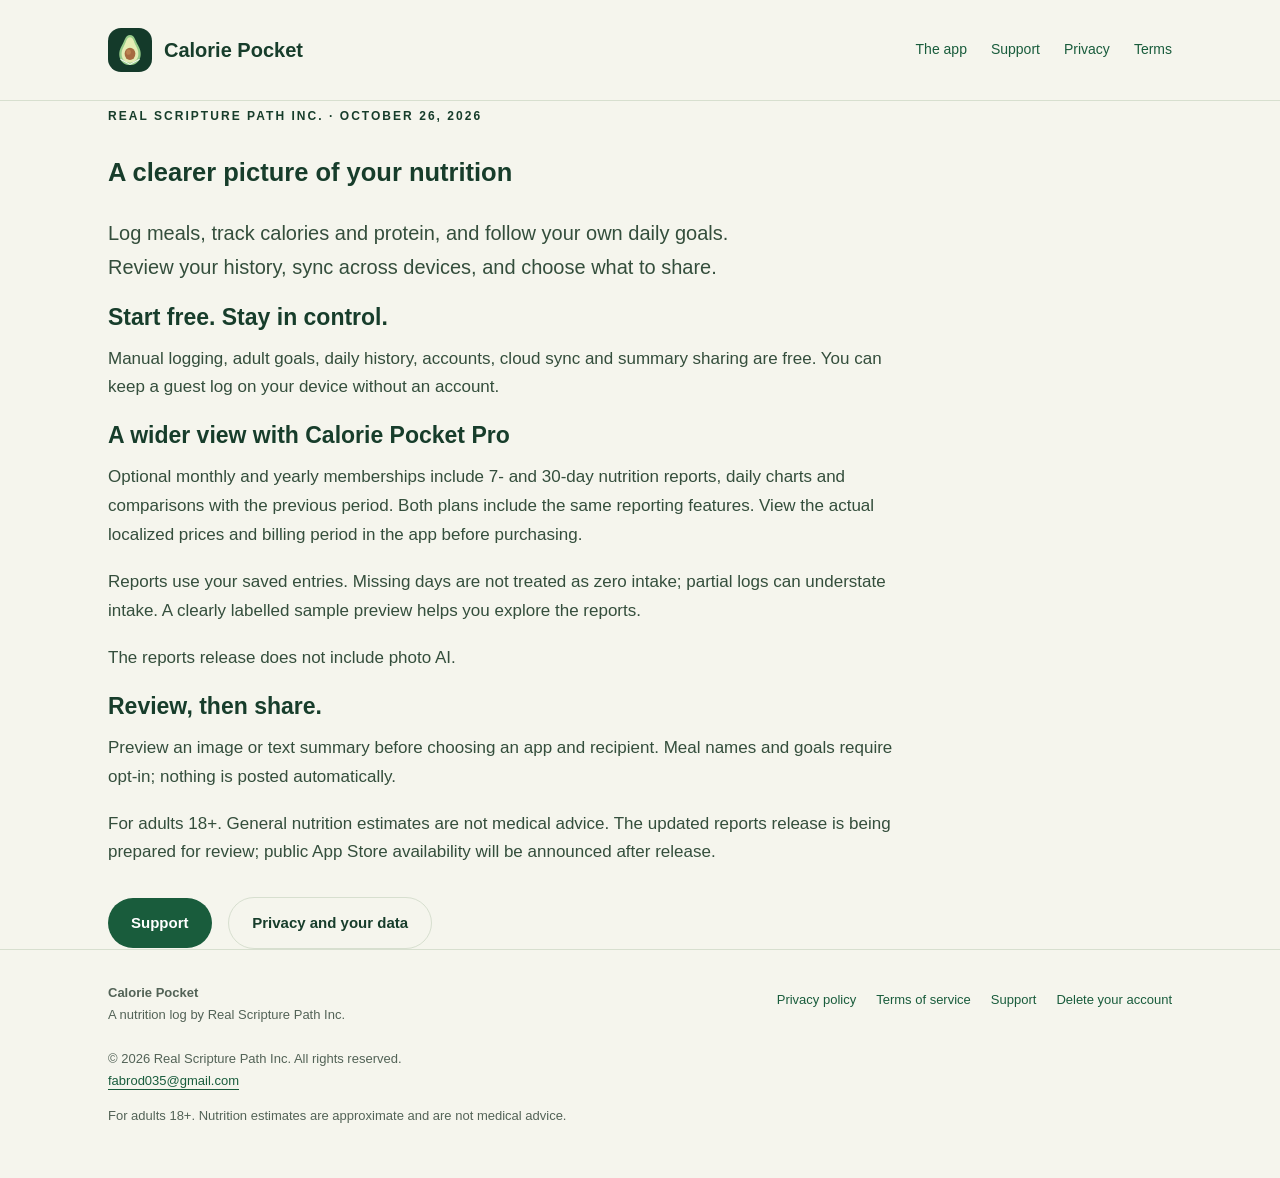
<file: index.html>
<!doctype html>
<html lang="en"><head><meta charset="utf-8"><meta name="viewport" content="width=device-width, initial-scale=1"><title>A clearer picture of your nutrition — Calorie Pocket</title><meta name="description" content="Support for Calorie Pocket accounts, meal logs, subscriptions, and photo estimates."><meta name="theme-color" content="#173d2b"><meta name="color-scheme" content="light"><link rel="icon" href="mark.svg" type="image/svg+xml"><link rel="stylesheet" href="styles.css"></head>
<body><a class="skip" href="#main">Skip to content</a><header><div class="wrap header"><a class="brand" href="index.html"><img src="mark.svg" width="44" height="44" alt="">Calorie Pocket</a><nav aria-label="Main navigation"><a href="index.html">The app</a><a href="support.html">Support</a><a href="privacy.html">Privacy</a><a href="terms.html">Terms</a></nav></div></header><main id="main" class="wrap"><article class="prose"><span class="eyebrow">Real Scripture Path Inc. · October 26, 2026</span><h1>A clearer picture of your nutrition</h1><p class="intro">Log meals, track calories and protein, and follow your own daily goals. Review your history, sync across devices, and choose what to share.</p><section><h2>Start free. Stay in control.</h2><p>Manual logging, adult goals, daily history, accounts, cloud sync and summary sharing are free. You can keep a guest log on your device without an account.</p></section><section><h2>A wider view with Calorie Pocket Pro</h2><p>Optional monthly and yearly memberships include 7- and 30-day nutrition reports, daily charts and comparisons with the previous period. Both plans include the same reporting features. View the actual localized prices and billing period in the app before purchasing.</p><p>Reports use your saved entries. Missing days are not treated as zero intake; partial logs can understate intake. A clearly labelled sample preview helps you explore the reports.</p><p>The reports release does not include photo AI.</p></section><section><h2>Review, then share.</h2><p>Preview an image or text summary before choosing an app and recipient. Meal names and goals require opt-in; nothing is posted automatically.</p></section><p>For adults 18+. General nutrition estimates are not medical advice. The updated reports release is being prepared for review; public App Store availability will be announced after release.</p><a class="button" href="support.html">Support</a> <a class="button outline" href="privacy.html">Privacy and your data</a></article></main><footer><div class="wrap"><div class="footer-top"><p><strong>Calorie Pocket</strong><br>A nutrition log by Real Scripture Path Inc.</p><nav aria-label="Footer navigation"><a href="privacy.html">Privacy policy</a><a href="terms.html">Terms of service</a><a href="support.html">Support</a><a href="delete-account.html">Delete your account</a></nav></div><p>© 2026 Real Scripture Path Inc. All rights reserved.<br><a href="mailto:fabrod035@gmail.com">fabrod035@gmail.com</a></p><p class="fine">For adults 18+. Nutrition estimates are approximate and are not medical advice.</p></div></footer></body></html>
</file>
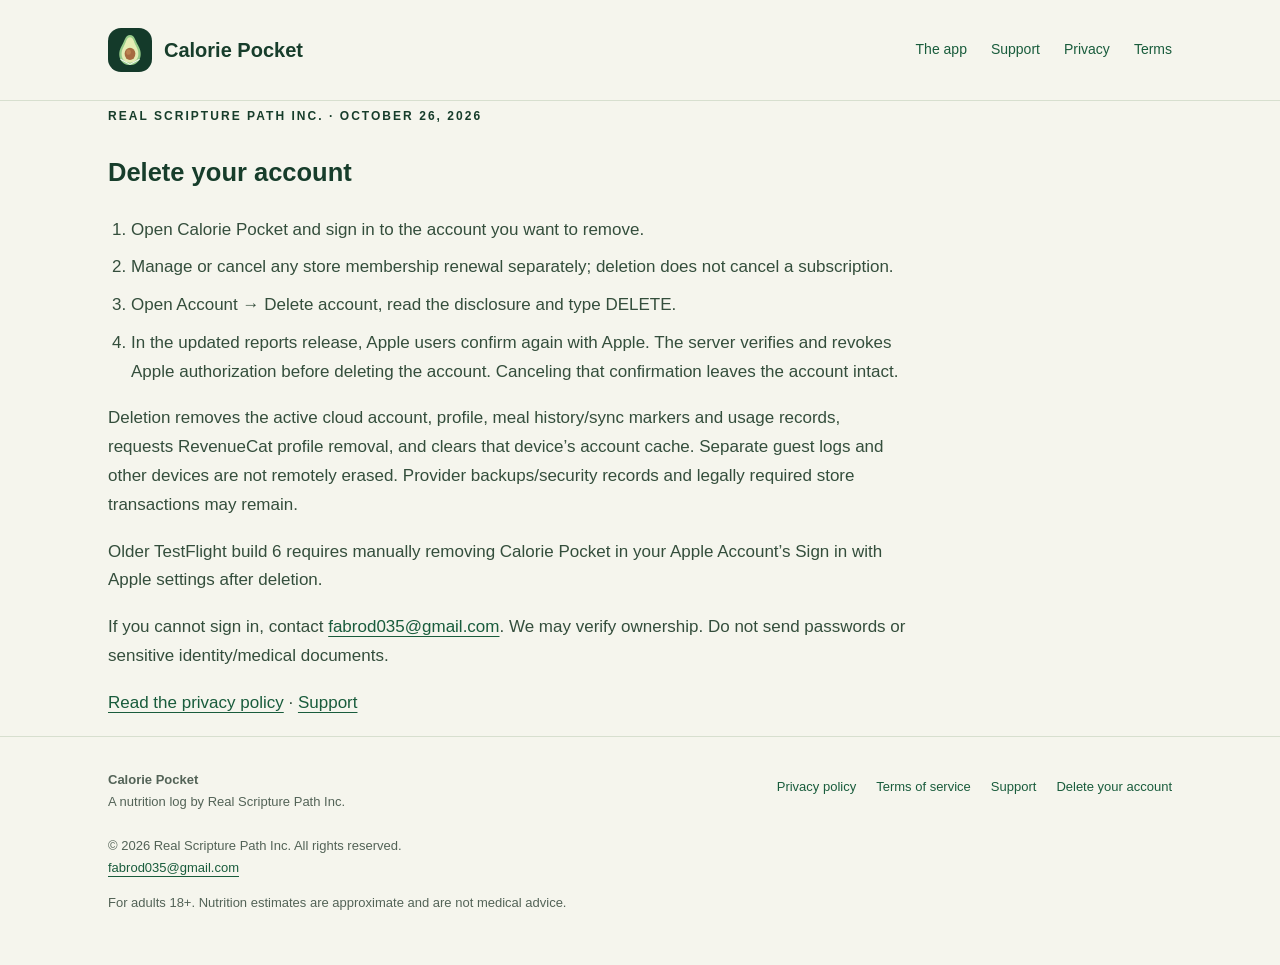
<file: delete-account.html>
<!doctype html>
<html lang="en"><head><meta charset="utf-8"><meta name="viewport" content="width=device-width, initial-scale=1"><title>Delete your account — Calorie Pocket</title><meta name="description" content="Support for Calorie Pocket accounts, meal logs, subscriptions, and photo estimates."><meta name="theme-color" content="#173d2b"><meta name="color-scheme" content="light"><link rel="icon" href="mark.svg" type="image/svg+xml"><link rel="stylesheet" href="styles.css"></head>
<body><a class="skip" href="#main">Skip to content</a><header><div class="wrap header"><a class="brand" href="index.html"><img src="mark.svg" width="44" height="44" alt="">Calorie Pocket</a><nav aria-label="Main navigation"><a href="index.html">The app</a><a href="support.html">Support</a><a href="privacy.html">Privacy</a><a href="terms.html">Terms</a></nav></div></header><main id="main" class="wrap"><article class="prose"><span class="eyebrow">Real Scripture Path Inc. · October 26, 2026</span><h1>Delete your account</h1><ol><li>Open Calorie Pocket and sign in to the account you want to remove.</li><li>Manage or cancel any store membership renewal separately; deletion does not cancel a subscription.</li><li>Open Account → Delete account, read the disclosure and type DELETE.</li><li>In the updated reports release, Apple users confirm again with Apple. The server verifies and revokes Apple authorization before deleting the account. Canceling that confirmation leaves the account intact.</li></ol><p>Deletion removes the active cloud account, profile, meal history/sync markers and usage records, requests RevenueCat profile removal, and clears that device’s account cache. Separate guest logs and other devices are not remotely erased. Provider backups/security records and legally required store transactions may remain.</p><p>Older TestFlight build 6 requires manually removing Calorie Pocket in your Apple Account’s Sign in with Apple settings after deletion.</p><p>If you cannot sign in, contact <a href="mailto:fabrod035@gmail.com?subject=Calorie%20Pocket%20account%20deletion">fabrod035@gmail.com</a>. We may verify ownership. Do not send passwords or sensitive identity/medical documents.</p><p><a href="privacy.html">Read the privacy policy</a> · <a href="support.html">Support</a></p></article></main><footer><div class="wrap"><div class="footer-top"><p><strong>Calorie Pocket</strong><br>A nutrition log by Real Scripture Path Inc.</p><nav aria-label="Footer navigation"><a href="privacy.html">Privacy policy</a><a href="terms.html">Terms of service</a><a href="support.html">Support</a><a href="delete-account.html">Delete your account</a></nav></div><p>© 2026 Real Scripture Path Inc. All rights reserved.<br><a href="mailto:fabrod035@gmail.com">fabrod035@gmail.com</a></p><p class="fine">For adults 18+. Nutrition estimates are approximate and are not medical advice.</p></div></footer></body></html>
</file>
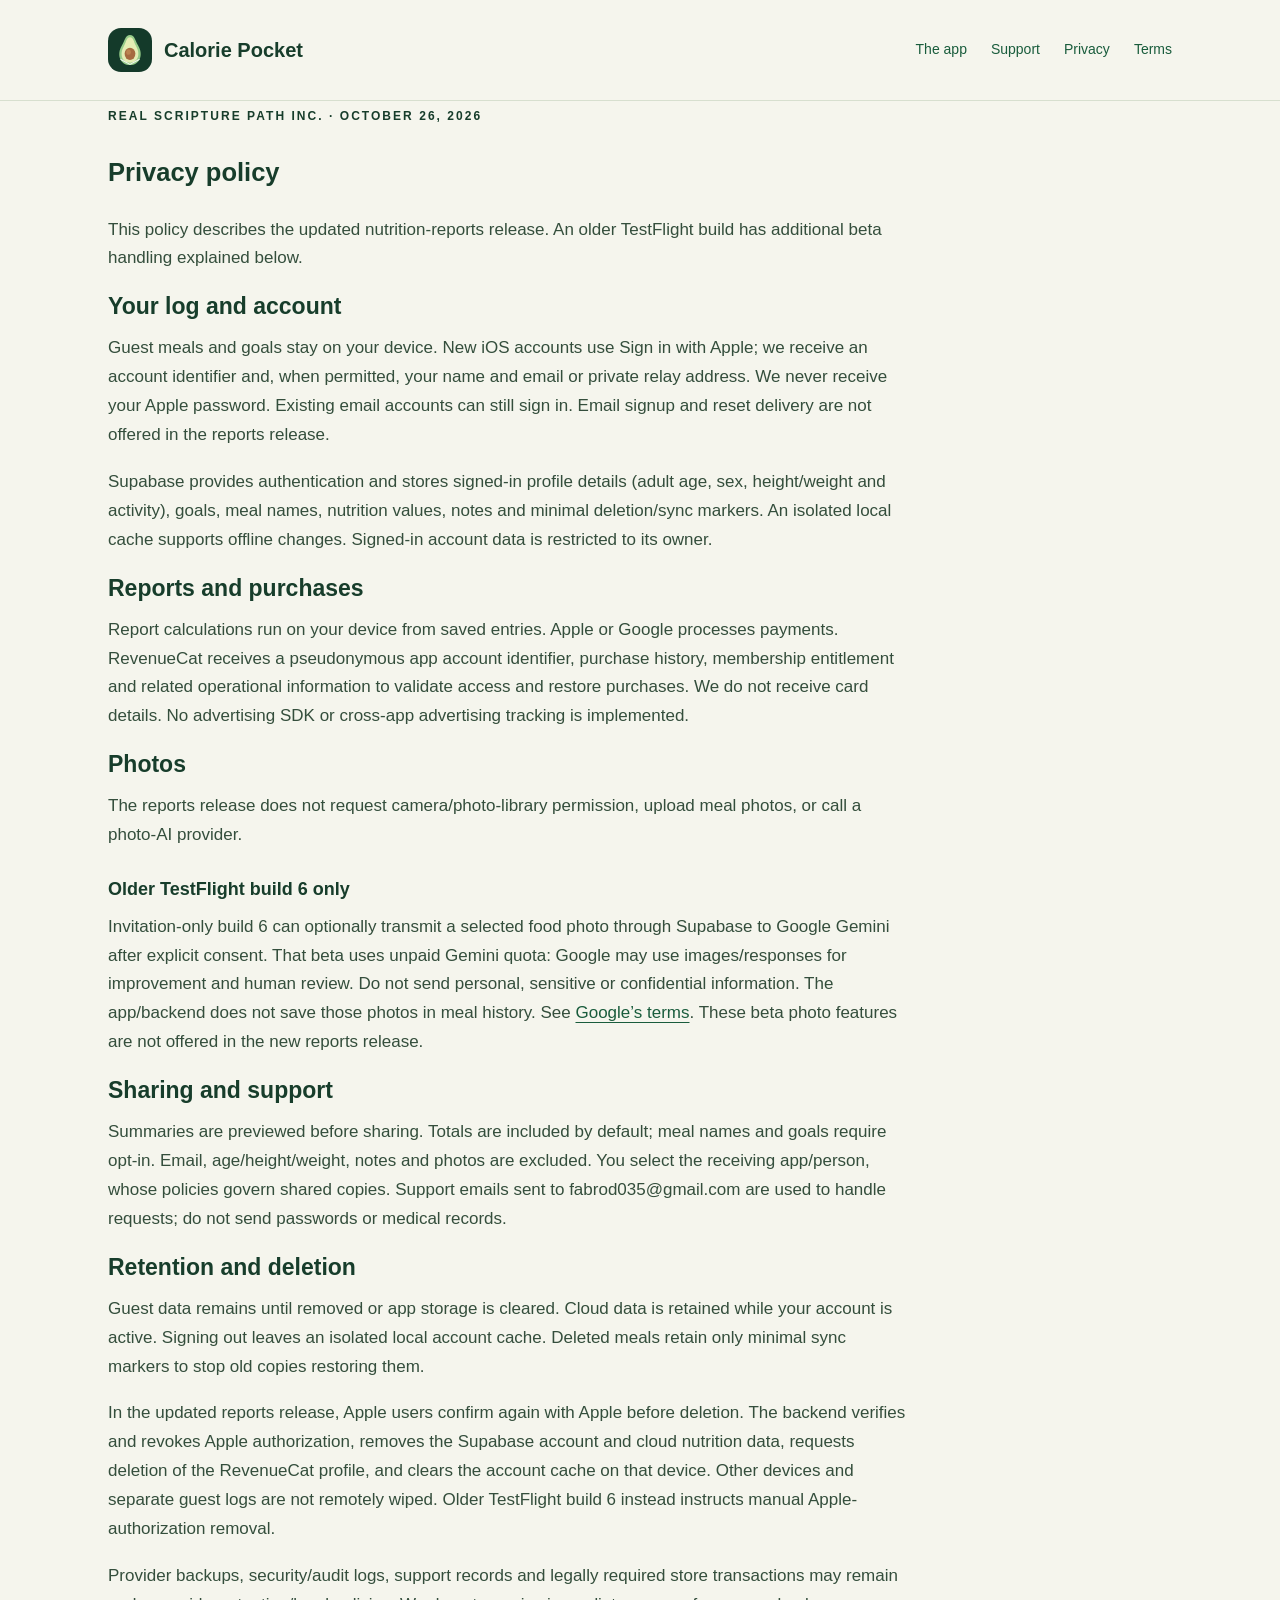
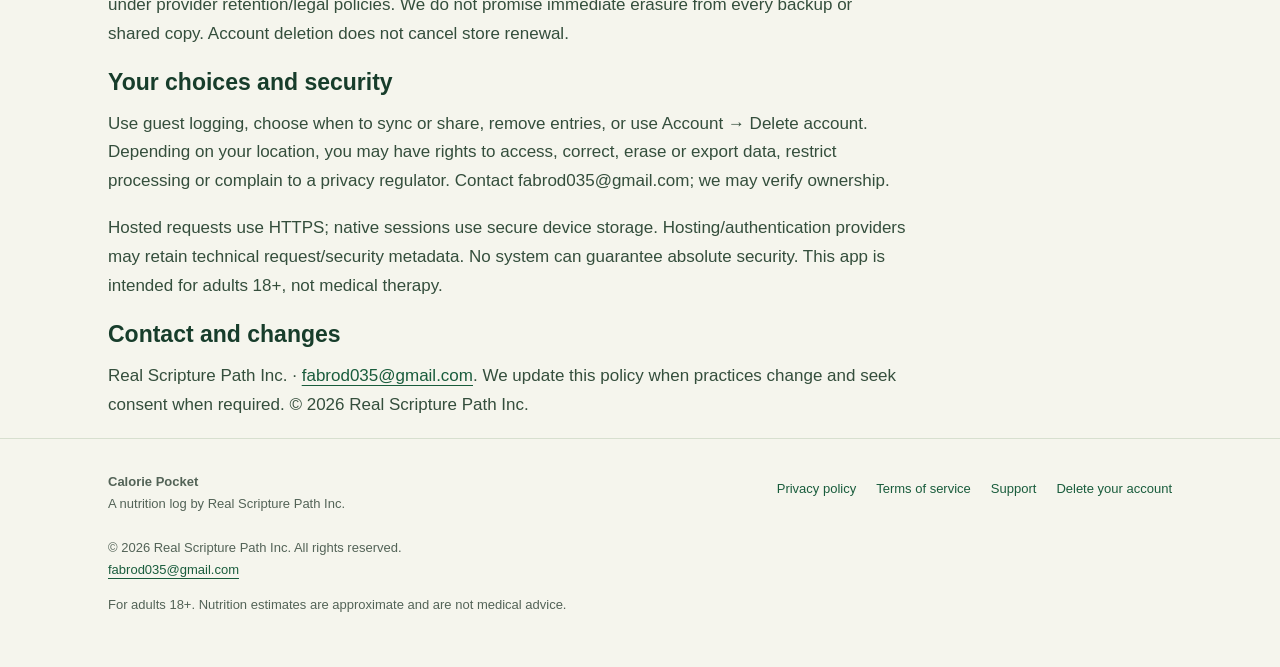
<file: privacy.html>
<!doctype html>
<html lang="en"><head><meta charset="utf-8"><meta name="viewport" content="width=device-width, initial-scale=1"><title>Privacy policy — Calorie Pocket</title><meta name="description" content="Support for Calorie Pocket accounts, meal logs, subscriptions, and photo estimates."><meta name="theme-color" content="#173d2b"><meta name="color-scheme" content="light"><link rel="icon" href="mark.svg" type="image/svg+xml"><link rel="stylesheet" href="styles.css"></head>
<body><a class="skip" href="#main">Skip to content</a><header><div class="wrap header"><a class="brand" href="index.html"><img src="mark.svg" width="44" height="44" alt="">Calorie Pocket</a><nav aria-label="Main navigation"><a href="index.html">The app</a><a href="support.html">Support</a><a href="privacy.html">Privacy</a><a href="terms.html">Terms</a></nav></div></header><main id="main" class="wrap"><article class="prose"><span class="eyebrow">Real Scripture Path Inc. · October 26, 2026</span><h1>Privacy policy</h1><p>This policy describes the updated nutrition-reports release. An older TestFlight build has additional beta handling explained below.</p><section><h2>Your log and account</h2><p>Guest meals and goals stay on your device. New iOS accounts use Sign in with Apple; we receive an account identifier and, when permitted, your name and email or private relay address. We never receive your Apple password. Existing email accounts can still sign in. Email signup and reset delivery are not offered in the reports release.</p><p>Supabase provides authentication and stores signed-in profile details (adult age, sex, height/weight and activity), goals, meal names, nutrition values, notes and minimal deletion/sync markers. An isolated local cache supports offline changes. Signed-in account data is restricted to its owner.</p></section><section><h2>Reports and purchases</h2><p>Report calculations run on your device from saved entries. Apple or Google processes payments. RevenueCat receives a pseudonymous app account identifier, purchase history, membership entitlement and related operational information to validate access and restore purchases. We do not receive card details. No advertising SDK or cross-app advertising tracking is implemented.</p></section><section><h2>Photos</h2><p>The reports release does not request camera/photo-library permission, upload meal photos, or call a photo-AI provider.</p><h3>Older TestFlight build 6 only</h3><p>Invitation-only build 6 can optionally transmit a selected food photo through Supabase to Google Gemini after explicit consent. That beta uses unpaid Gemini quota: Google may use images/responses for improvement and human review. Do not send personal, sensitive or confidential information. The app/backend does not save those photos in meal history. See <a href="https://ai.google.dev/gemini-api/terms">Google’s terms</a>. These beta photo features are not offered in the new reports release.</p></section><section><h2>Sharing and support</h2><p>Summaries are previewed before sharing. Totals are included by default; meal names and goals require opt-in. Email, age/height/weight, notes and photos are excluded. You select the receiving app/person, whose policies govern shared copies. Support emails sent to fabrod035@gmail.com are used to handle requests; do not send passwords or medical records.</p></section><section><h2>Retention and deletion</h2><p>Guest data remains until removed or app storage is cleared. Cloud data is retained while your account is active. Signing out leaves an isolated local account cache. Deleted meals retain only minimal sync markers to stop old copies restoring them.</p><p>In the updated reports release, Apple users confirm again with Apple before deletion. The backend verifies and revokes Apple authorization, removes the Supabase account and cloud nutrition data, requests deletion of the RevenueCat profile, and clears the account cache on that device. Other devices and separate guest logs are not remotely wiped. Older TestFlight build 6 instead instructs manual Apple-authorization removal.</p><p>Provider backups, security/audit logs, support records and legally required store transactions may remain under provider retention/legal policies. We do not promise immediate erasure from every backup or shared copy. Account deletion does not cancel store renewal.</p></section><section><h2>Your choices and security</h2><p>Use guest logging, choose when to sync or share, remove entries, or use Account → Delete account. Depending on your location, you may have rights to access, correct, erase or export data, restrict processing or complain to a privacy regulator. Contact fabrod035@gmail.com; we may verify ownership.</p><p>Hosted requests use HTTPS; native sessions use secure device storage. Hosting/authentication providers may retain technical request/security metadata. No system can guarantee absolute security. This app is intended for adults 18+, not medical therapy.</p></section><section><h2>Contact and changes</h2><p>Real Scripture Path Inc. · <a href="mailto:fabrod035@gmail.com">fabrod035@gmail.com</a>. We update this policy when practices change and seek consent when required. © 2026 Real Scripture Path Inc.</p></section></article></main><footer><div class="wrap"><div class="footer-top"><p><strong>Calorie Pocket</strong><br>A nutrition log by Real Scripture Path Inc.</p><nav aria-label="Footer navigation"><a href="privacy.html">Privacy policy</a><a href="terms.html">Terms of service</a><a href="support.html">Support</a><a href="delete-account.html">Delete your account</a></nav></div><p>© 2026 Real Scripture Path Inc. All rights reserved.<br><a href="mailto:fabrod035@gmail.com">fabrod035@gmail.com</a></p><p class="fine">For adults 18+. Nutrition estimates are approximate and are not medical advice.</p></div></footer></body></html>
</file>
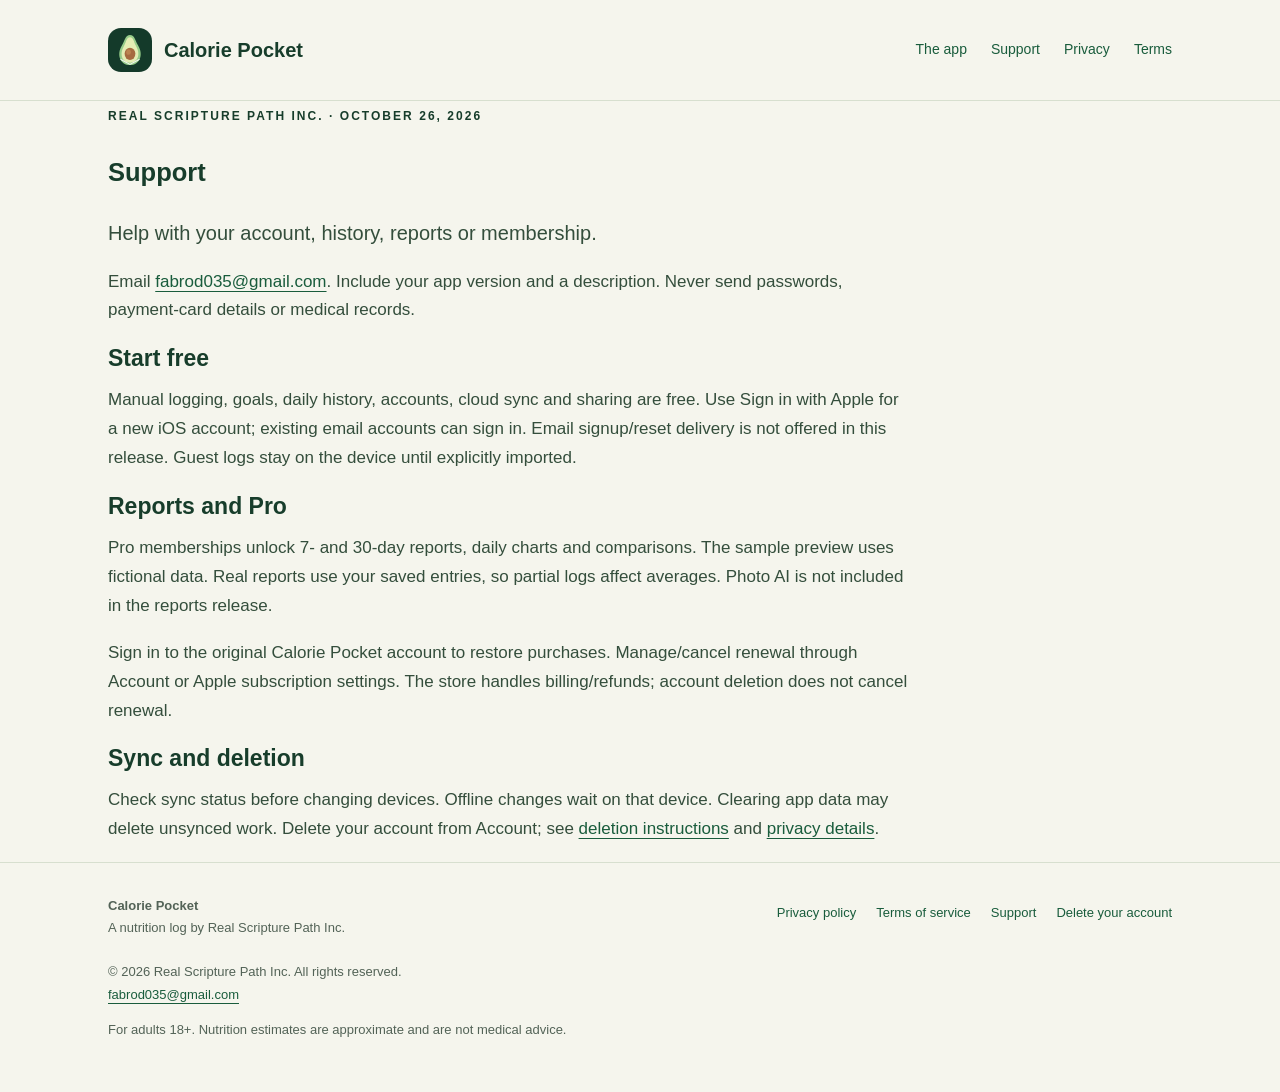
<file: support.html>
<!doctype html>
<html lang="en"><head><meta charset="utf-8"><meta name="viewport" content="width=device-width, initial-scale=1"><title>Support — Calorie Pocket</title><meta name="description" content="Support for Calorie Pocket accounts, meal logs, subscriptions, and photo estimates."><meta name="theme-color" content="#173d2b"><meta name="color-scheme" content="light"><link rel="icon" href="mark.svg" type="image/svg+xml"><link rel="stylesheet" href="styles.css"></head>
<body><a class="skip" href="#main">Skip to content</a><header><div class="wrap header"><a class="brand" href="index.html"><img src="mark.svg" width="44" height="44" alt="">Calorie Pocket</a><nav aria-label="Main navigation"><a href="index.html">The app</a><a href="support.html">Support</a><a href="privacy.html">Privacy</a><a href="terms.html">Terms</a></nav></div></header><main id="main" class="wrap"><article class="prose"><span class="eyebrow">Real Scripture Path Inc. · October 26, 2026</span><h1>Support</h1><p class="intro">Help with your account, history, reports or membership.</p><p>Email <a href="mailto:fabrod035@gmail.com?subject=Calorie%20Pocket%20support">fabrod035@gmail.com</a>. Include your app version and a description. Never send passwords, payment-card details or medical records.</p><section><h2>Start free</h2><p>Manual logging, goals, daily history, accounts, cloud sync and sharing are free. Use Sign in with Apple for a new iOS account; existing email accounts can sign in. Email signup/reset delivery is not offered in this release. Guest logs stay on the device until explicitly imported.</p></section><section><h2>Reports and Pro</h2><p>Pro memberships unlock 7- and 30-day reports, daily charts and comparisons. The sample preview uses fictional data. Real reports use your saved entries, so partial logs affect averages. Photo AI is not included in the reports release.</p><p>Sign in to the original Calorie Pocket account to restore purchases. Manage/cancel renewal through Account or Apple subscription settings. The store handles billing/refunds; account deletion does not cancel renewal.</p></section><section><h2>Sync and deletion</h2><p>Check sync status before changing devices. Offline changes wait on that device. Clearing app data may delete unsynced work. Delete your account from Account; see <a href="delete-account.html">deletion instructions</a> and <a href="privacy.html">privacy details</a>.</p></section></article></main><footer><div class="wrap"><div class="footer-top"><p><strong>Calorie Pocket</strong><br>A nutrition log by Real Scripture Path Inc.</p><nav aria-label="Footer navigation"><a href="privacy.html">Privacy policy</a><a href="terms.html">Terms of service</a><a href="support.html">Support</a><a href="delete-account.html">Delete your account</a></nav></div><p>© 2026 Real Scripture Path Inc. All rights reserved.<br><a href="mailto:fabrod035@gmail.com">fabrod035@gmail.com</a></p><p class="fine">For adults 18+. Nutrition estimates are approximate and are not medical advice.</p></div></footer></body></html>
</file>
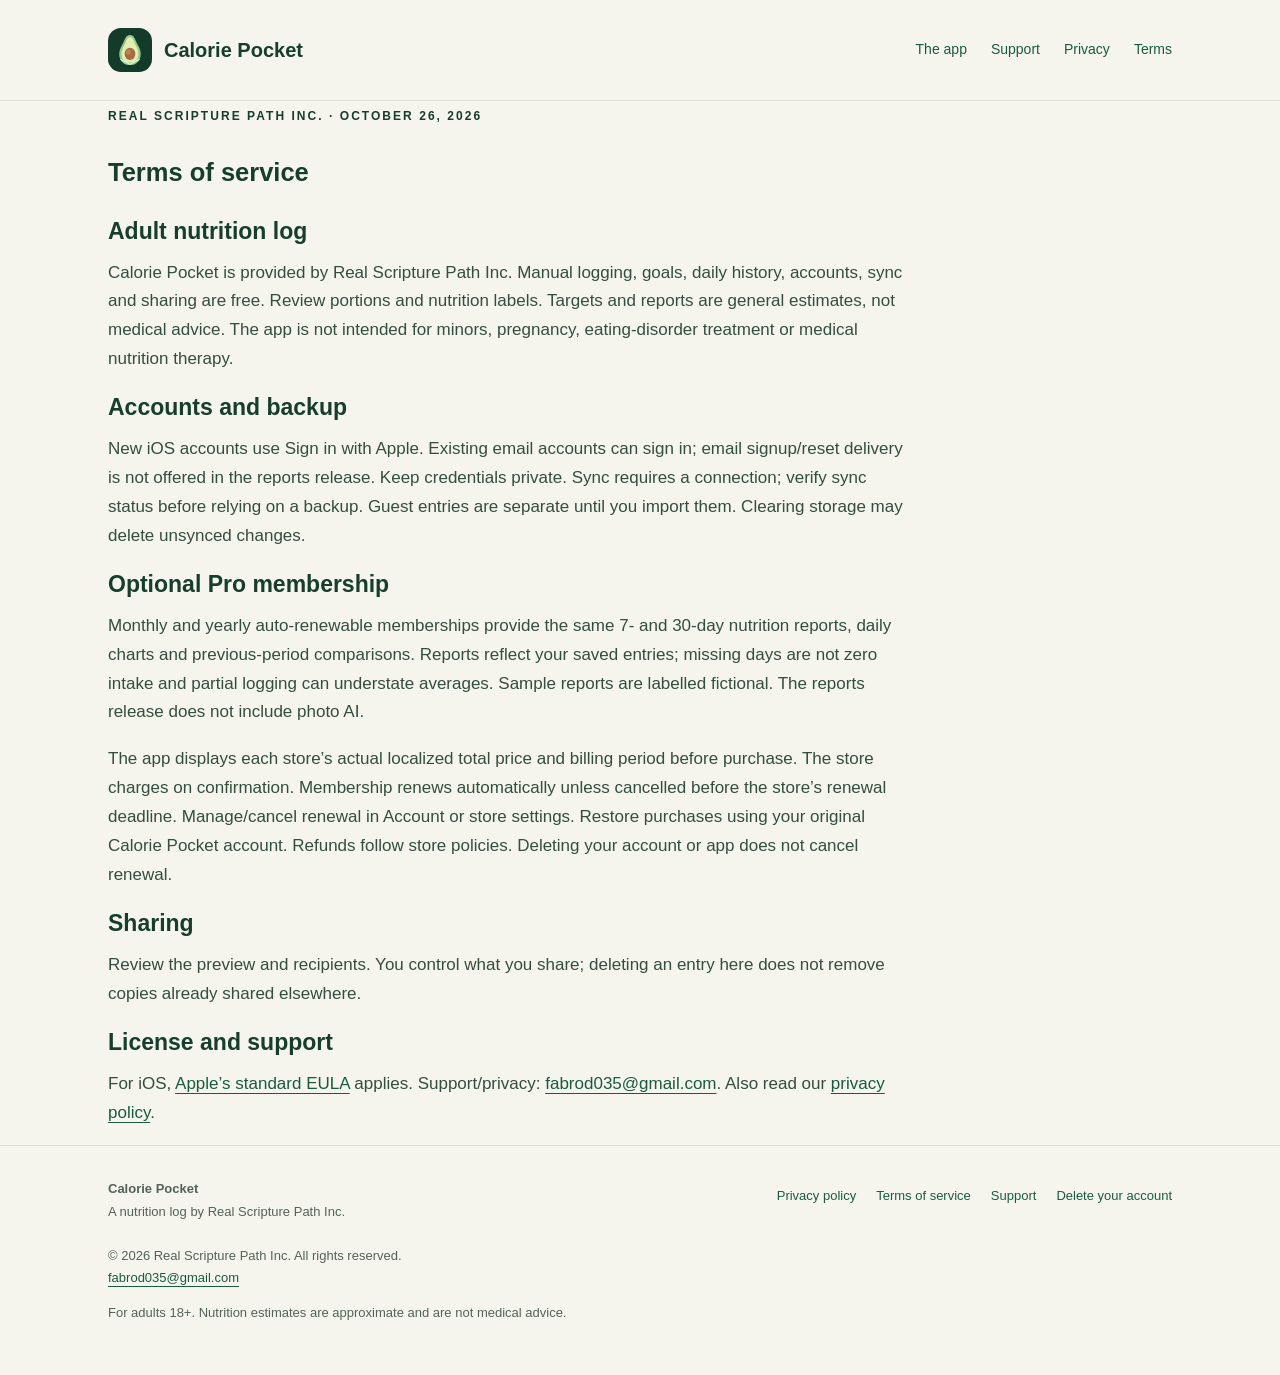
<file: terms.html>
<!doctype html>
<html lang="en"><head><meta charset="utf-8"><meta name="viewport" content="width=device-width, initial-scale=1"><title>Terms of service — Calorie Pocket</title><meta name="description" content="Support for Calorie Pocket accounts, meal logs, subscriptions, and photo estimates."><meta name="theme-color" content="#173d2b"><meta name="color-scheme" content="light"><link rel="icon" href="mark.svg" type="image/svg+xml"><link rel="stylesheet" href="styles.css"></head>
<body><a class="skip" href="#main">Skip to content</a><header><div class="wrap header"><a class="brand" href="index.html"><img src="mark.svg" width="44" height="44" alt="">Calorie Pocket</a><nav aria-label="Main navigation"><a href="index.html">The app</a><a href="support.html">Support</a><a href="privacy.html">Privacy</a><a href="terms.html">Terms</a></nav></div></header><main id="main" class="wrap"><article class="prose"><span class="eyebrow">Real Scripture Path Inc. · October 26, 2026</span><h1>Terms of service</h1><section><h2>Adult nutrition log</h2><p>Calorie Pocket is provided by Real Scripture Path Inc. Manual logging, goals, daily history, accounts, sync and sharing are free. Review portions and nutrition labels. Targets and reports are general estimates, not medical advice. The app is not intended for minors, pregnancy, eating-disorder treatment or medical nutrition therapy.</p></section><section><h2>Accounts and backup</h2><p>New iOS accounts use Sign in with Apple. Existing email accounts can sign in; email signup/reset delivery is not offered in the reports release. Keep credentials private. Sync requires a connection; verify sync status before relying on a backup. Guest entries are separate until you import them. Clearing storage may delete unsynced changes.</p></section><section><h2>Optional Pro membership</h2><p>Monthly and yearly auto-renewable memberships provide the same 7- and 30-day nutrition reports, daily charts and previous-period comparisons. Reports reflect your saved entries; missing days are not zero intake and partial logging can understate averages. Sample reports are labelled fictional. The reports release does not include photo AI.</p><p>The app displays each store’s actual localized total price and billing period before purchase. The store charges on confirmation. Membership renews automatically unless cancelled before the store’s renewal deadline. Manage/cancel renewal in Account or store settings. Restore purchases using your original Calorie Pocket account. Refunds follow store policies. Deleting your account or app does not cancel renewal.</p></section><section><h2>Sharing</h2><p>Review the preview and recipients. You control what you share; deleting an entry here does not remove copies already shared elsewhere.</p></section><section><h2>License and support</h2><p>For iOS, <a href="https://www.apple.com/legal/internet-services/itunes/dev/stdeula/">Apple’s standard EULA</a> applies. Support/privacy: <a href="mailto:fabrod035@gmail.com">fabrod035@gmail.com</a>. Also read our <a href="privacy.html">privacy policy</a>.</p></section></article></main><footer><div class="wrap"><div class="footer-top"><p><strong>Calorie Pocket</strong><br>A nutrition log by Real Scripture Path Inc.</p><nav aria-label="Footer navigation"><a href="privacy.html">Privacy policy</a><a href="terms.html">Terms of service</a><a href="support.html">Support</a><a href="delete-account.html">Delete your account</a></nav></div><p>© 2026 Real Scripture Path Inc. All rights reserved.<br><a href="mailto:fabrod035@gmail.com">fabrod035@gmail.com</a></p><p class="fine">For adults 18+. Nutrition estimates are approximate and are not medical advice.</p></div></footer></body></html>
</file>
<file: styles.css>
@charset "UTF-8";
:root{color-scheme:light;--ink:#173d2b;--muted:#536357;--paper:#f5f5ed;--line:#d7dfcf;--green:#195c3c;--white:#fffef9;--lime:#e6efbb}*{box-sizing:border-box}body{margin:0;background:var(--paper);color:var(--ink);font:17px/1.7 -apple-system,BlinkMacSystemFont,"Segoe UI",sans-serif}a{color:var(--green);text-underline-offset:4px}a:hover{text-decoration-thickness:2px}a:focus-visible,summary:focus-visible{outline:3px solid #7c861c;outline-offset:5px;border-radius:3px}.skip{position:absolute;top:-90px;left:20px;background:white;padding:12px;z-index:10}.skip:focus{top:12px}.wrap{max-width:1120px;margin:auto;padding:0 28px}header{border-bottom:1px solid var(--line)}.header{display:flex;align-items:center;justify-content:space-between;gap:22px;min-height:100px;padding-top:20px;padding-bottom:20px}.brand{display:flex;align-items:center;gap:12px;font-size:20px;font-weight:750;text-decoration:none;color:var(--ink);white-space:nowrap}.brand img{width:44px;height:44px;border-radius:13px}nav{display:flex;flex-wrap:wrap;gap:10px 24px}nav a{font-size:14px;text-decoration:none;padding:7px 0}nav a[aria-current=page]{text-decoration:underline;font-weight:700}.eyebrow{text-transform:uppercase;letter-spacing:.17em;font-weight:750;font-size:12px}.hero{padding:86px 0 78px}.hero h1{font-family:Georgia,"Times New Roman",serif;font-size:clamp(44px,7vw,76px);font-weight:400;letter-spacing:-.05em;line-height:1.08;margin:22px 0;max-width:800px}.intro{font-size:20px;max-width:690px;color:var(--muted)}.button{display:inline-block;padding:12px 23px;border-radius:100px;background:var(--green);color:white;text-decoration:none;font-weight:650;font-size:15px;margin:12px 12px 0 0}.button.outline{background:transparent;border:1px solid var(--line);color:var(--ink)}.cards{display:grid;grid-template-columns:repeat(3,1fr);gap:20px;margin:0 0 70px}.card{background:var(--white);border:1px solid var(--line);border-radius:22px;padding:27px}.number{display:block;font-size:12px;font-weight:750;color:#61723d;letter-spacing:.1em}.card h2{font-size:22px;line-height:1.25;margin:18px 0 12px}.card p{font-size:15px;color:var(--muted)}.band{padding:34px;background:var(--lime);border-radius:24px;margin:0 0 70px}.band h2{margin-top:0;font-size:26px}.band p{max-width:780px}.page-title{padding:58px 0 36px;border-bottom:1px solid var(--line);margin-bottom:42px}.page-title h1{font-family:Georgia,"Times New Roman",serif;font-weight:400;font-size:clamp(38px,5vw,56px);line-height:1.15;letter-spacing:-.035em;margin:15px 0}.page-title p{max-width:750px;color:var(--muted)}.date{font-size:13px}.legal-layout{display:grid;grid-template-columns:205px minmax(0,1fr);gap:56px;padding-bottom:65px}.contents{font-size:13px;position:sticky;top:24px;align-self:start}.contents strong{display:block;margin-bottom:10px}.contents a{display:block;padding:5px 0;text-decoration:none}.prose{max-width:800px;min-width:0}.prose h2{font-size:23px;line-height:1.35;margin:36px 0 12px;scroll-margin-top:24px}.prose h2:first-child{margin-top:0}.prose h3{font-size:18px;margin:24px 0 8px}.prose p{margin:0 0 18px;color:#344e3c}.prose li{margin-bottom:9px;color:#344e3c}.prose ul,.prose ol{padding-left:23px}.notice{padding:22px 24px;background:var(--lime);border-radius:15px;margin-bottom:28px}.notice p:last-child{margin-bottom:0}.table-wrap{overflow:auto;border:1px solid var(--line);border-radius:14px;margin:22px 0}table{width:100%;border-collapse:collapse;text-align:left;font-size:14px;background:var(--white)}th,td{padding:15px;border-bottom:1px solid var(--line);vertical-align:top}th{color:var(--ink);background:#edf0e3}tr:last-child td{border:0}details{border-bottom:1px solid var(--line);padding:18px 0}summary{cursor:pointer;font-weight:650;font-size:18px}details p{padding-top:14px}footer{border-top:1px solid var(--line);padding:32px 0 38px;font-size:13px;color:var(--muted)}.footer-top{display:flex;justify-content:space-between;gap:20px;flex-wrap:wrap;margin-bottom:22px}.footer-top p{margin:0}footer nav{gap:10px 20px}footer nav a{font-size:13px}.fine{font-size:13px;color:var(--muted)}@media(max-width:760px){.header{align-items:flex-start;flex-direction:column;gap:12px;min-height:0}.wrap{padding-left:21px;padding-right:21px}nav{gap:8px 19px}.hero{padding:48px 0}.intro{font-size:18px}.cards{grid-template-columns:1fr;gap:13px;margin-bottom:38px}.card{padding:24px}.card h2{margin-top:9px}.band{padding:25px;margin-bottom:40px}.page-title{padding-top:36px;margin-bottom:28px}.legal-layout{display:block}.contents{position:static;border-bottom:1px solid var(--line);padding-bottom:20px;margin-bottom:30px}.contents a{display:inline-block;margin-right:17px}.prose h2{font-size:22px}.table-wrap{margin-left:-2px;margin-right:-2px}th,td{padding:12px;min-width:140px}}@media(prefers-reduced-motion:no-preference){html{scroll-behavior:smooth}}@media print{header,footer,.contents,.skip,.button{display:none}.legal-layout{display:block}.wrap{max-width:none;padding:0}.page-title{padding-top:0}body{font-size:11pt;background:white}.notice{border:1px solid #aaa}a{color:inherit}.prose{max-width:none}}
</file>
